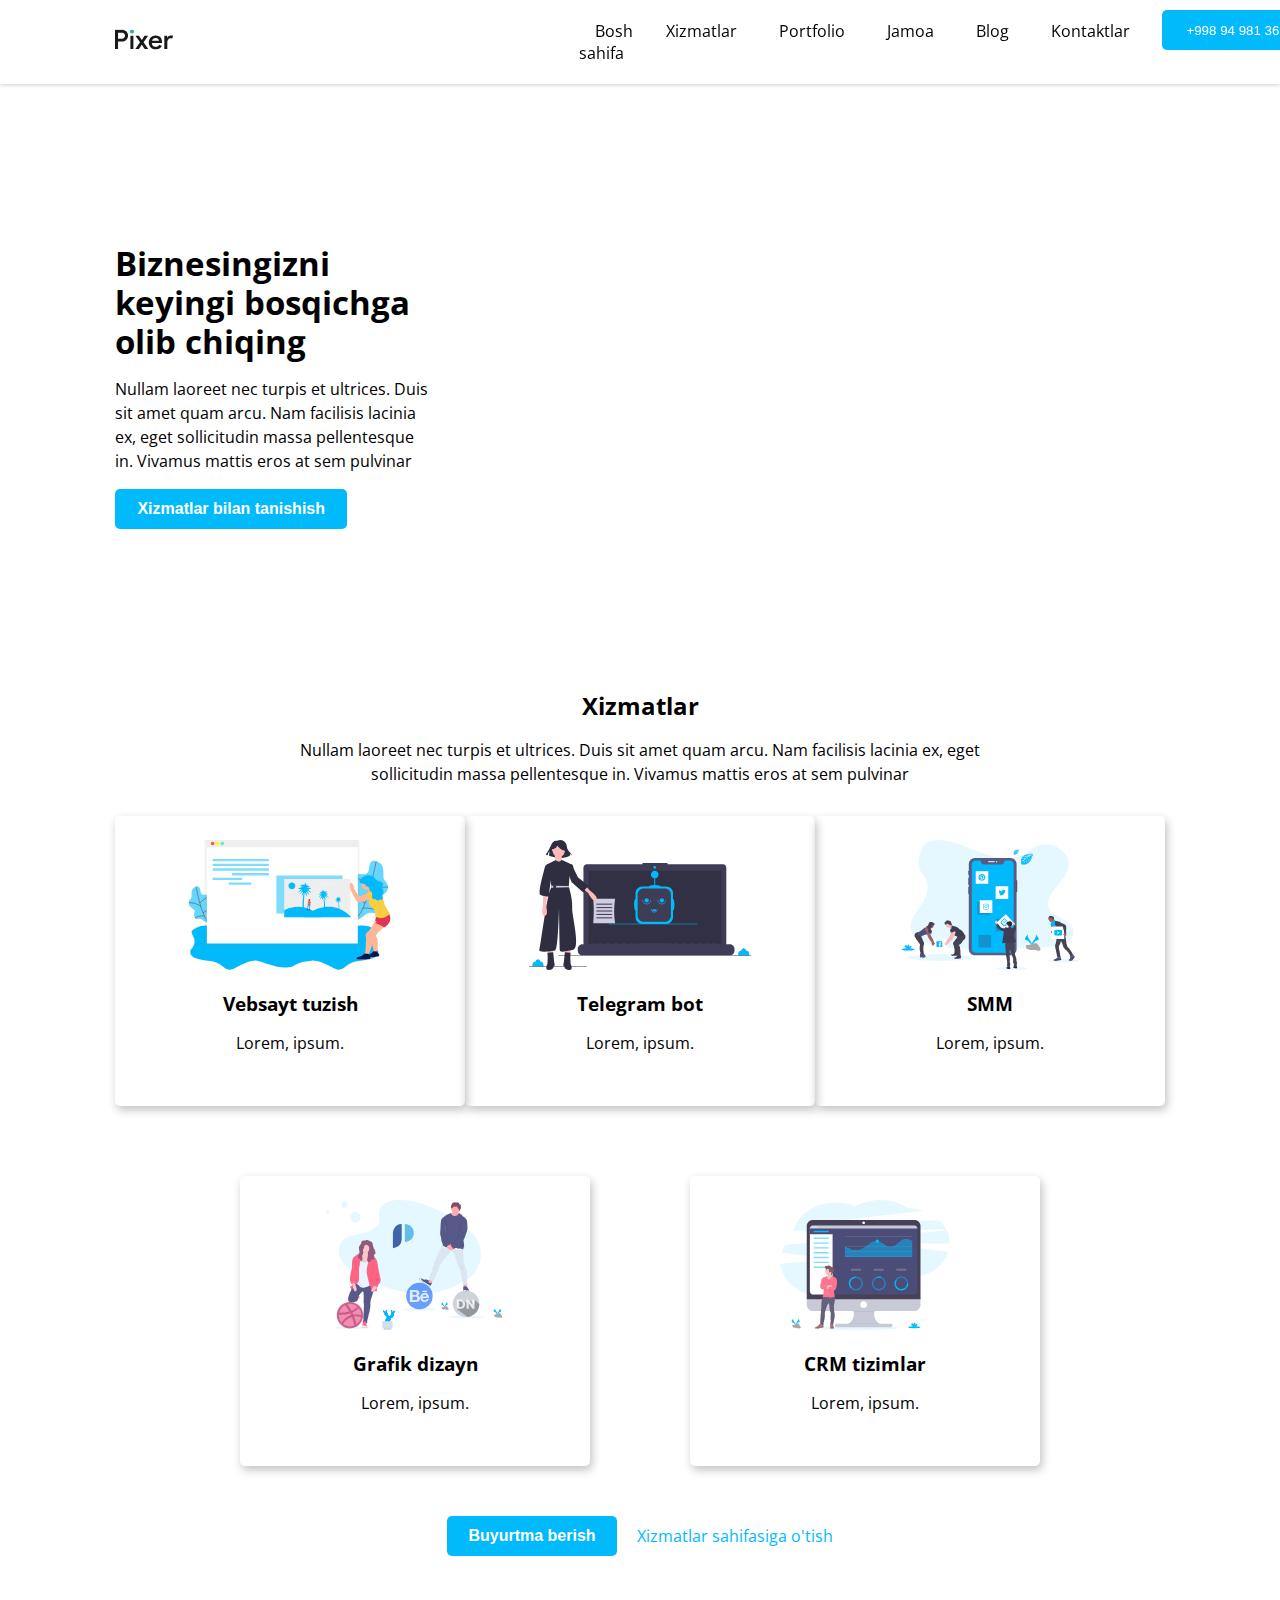
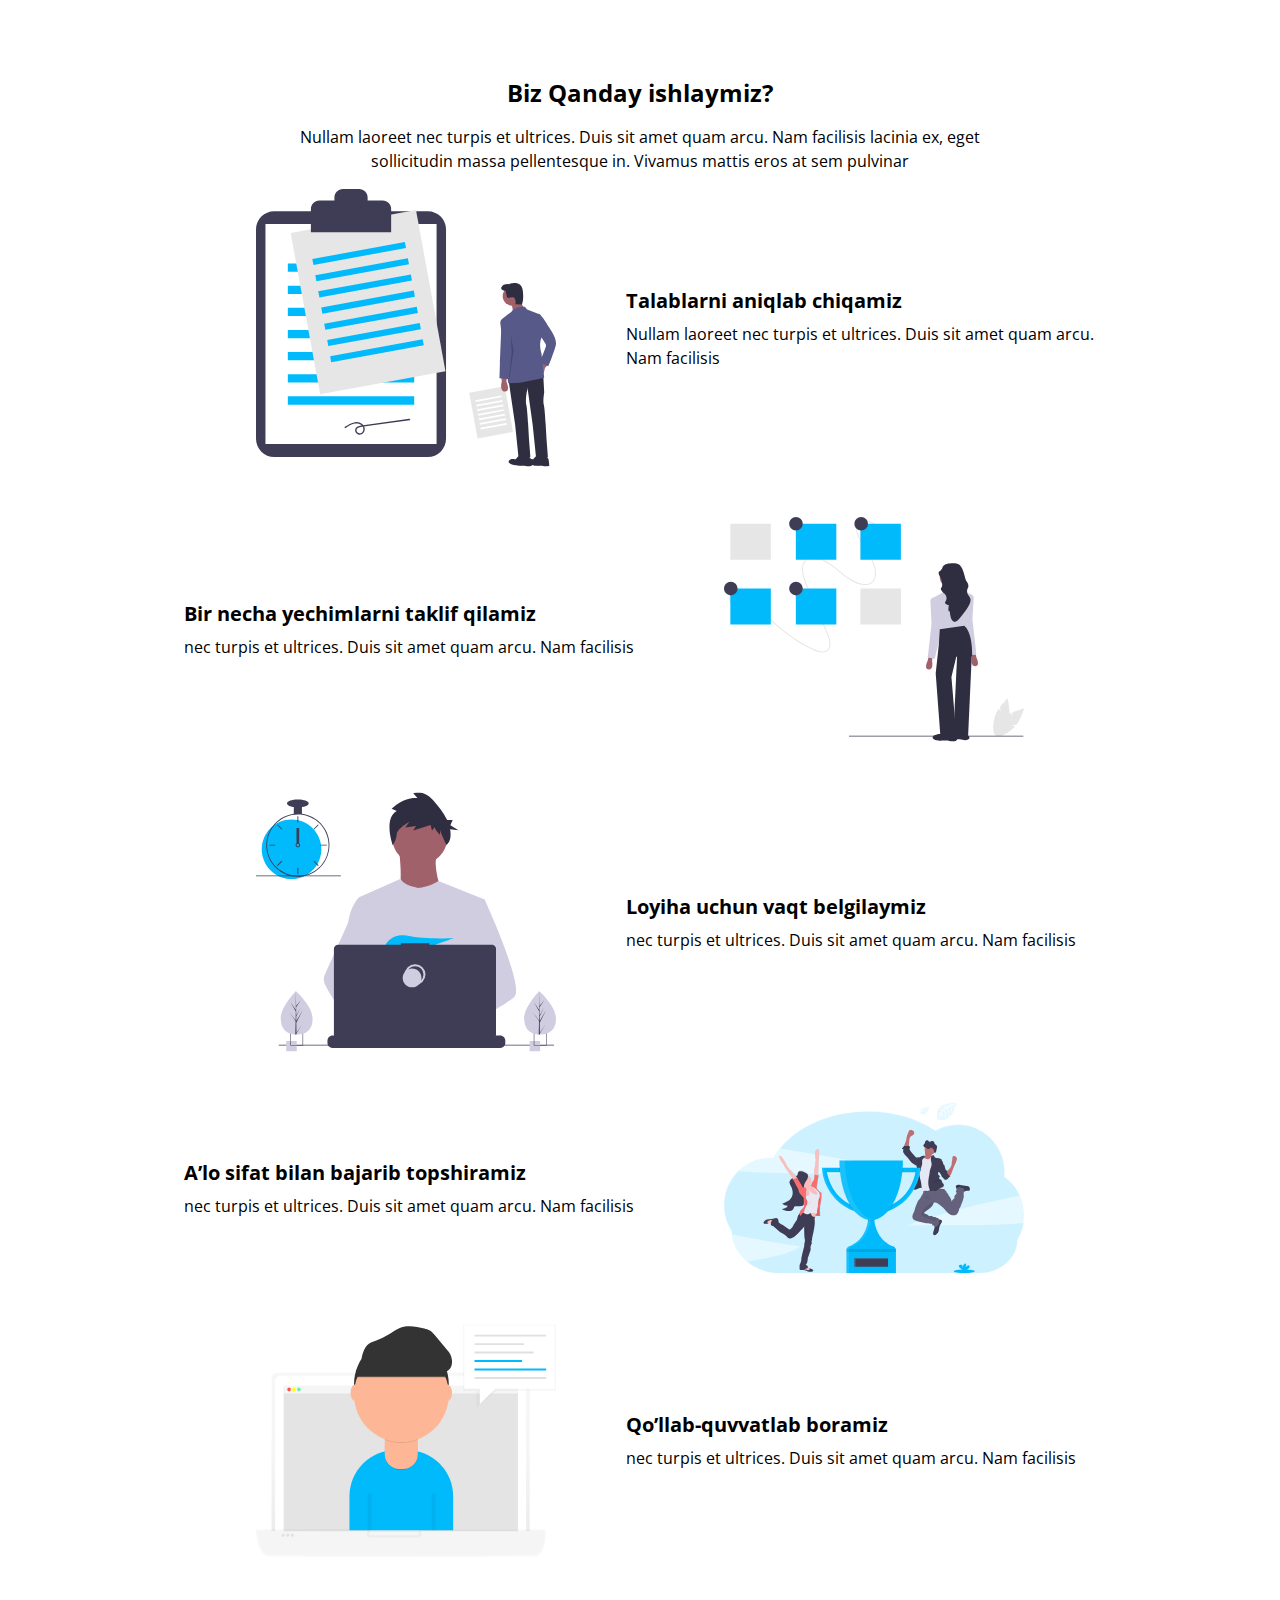
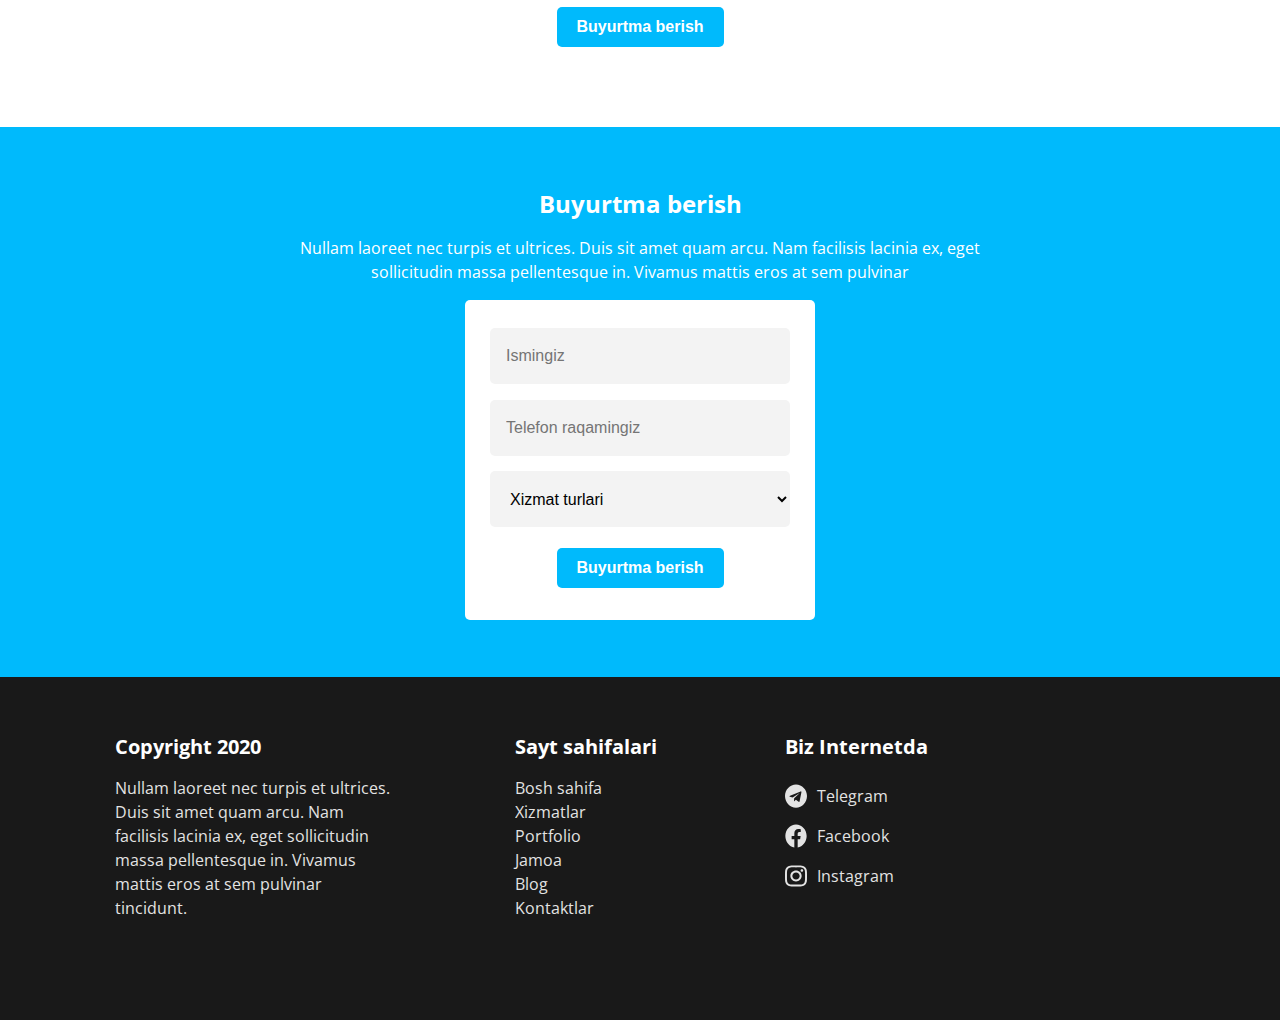
<file: index.html>
<!DOCTYPE html>
<html lang="uz">
  <head>
    <meta charset="UTF-8" />
    <meta http-equiv="X-UA-Compatible" content="IE=edge" />
    <meta name="viewport" content="width=device-width, initial-scale=1.0" />
    <link rel="preconnect" href="https://fonts.googleapis.com" />
    <link rel="preconnect" href="https://fonts.gstatic.com" crossorigin />
    <link
      href="https://fonts.googleapis.com/css2?family=Open+Sans:wght@300;400500;600;700&display=swap"
      rel="stylesheet"
    />
    <link rel="stylesheet" href="style.min.css" />
    <title>Pixar</title>
  </head>
  <body>
    <div class="navbar">
      <div class="container flex navigation">
        <img src="images/Umumiy/LOGO.svg" alt="logo" />
        <div class="flex navigation-text">
          <ul class="flex">
            <li><a href="#">Bosh sahifa</a></li>
            <li><a href="./pages/xizmatlar.html">Xizmatlar</a></li>
            <li><a href="#">Portfolio</a></li>
            <li><a href="#">Jamoa</a></li>
            <li><a href="#">Blog</a></li>
            <li><a href="#">Kontaktlar</a></li>
          </ul>
          <a href="tel:+998949813606"
            ><button class="button">+998 94 981 36 06</button></a
          >
        </div>
      </div>
    </div>

    <header class="flex container">
      <div class="section-1-text portion">
        <h1>Biznesingizni keyingi bosqichga olib chiqing</h1>
        <p>
          Nullam laoreet nec turpis et ultrices. Duis sit amet quam arcu. Nam
          facilisis lacinia ex, eget sollicitudin massa pellentesque in. Vivamus
          mattis eros at sem pulvinar
        </p>
        <a href="/pages/xizmatlar.html"
          ><button class="button">Xizmatlar bilan tanishish</button></a
        >
      </div>

      <div class="video portion">
        <iframe
          width="560"
          height="315"
          src="https://www.youtube.com/embed/QTmzUEDyG0U"
          title="YouTube video player"
          frameborder="0"
          allow="accelerometer; autoplay; clipboard-write; encrypted-media; gyroscope; picture-in-picture"
          allowfullscreen
        ></iframe>
      </div>
    </header>

    <div class="section-2 container">
      <div class="section-2-text">
        <h2>Xizmatlar</h2>
        <p>
          Nullam laoreet nec turpis et ultrices. Duis sit amet quam arcu. Nam
          facilisis lacinia ex, eget sollicitudin massa pellentesque in. Vivamus
          mattis eros at sem pulvinar
        </p>
      </div>
      <div class="boxes">
        <div class="box-1">
          <a href="./pages/xizmatlar.html#sayt"
            ><div class="box">
              <img src="images/Xizmatlar/1.svg" alt="" />
              <h3>Vebsayt tuzish</h3>
              <p>Lorem, ipsum.</p>
            </div></a
          >
          <a href="./pages/xizmatlar.html#bot"
            ><div class="box">
              <img src="images/Xizmatlar/2.svg" alt="" />
              <h3>Telegram bot</h3>
              <p>Lorem, ipsum.</p>
            </div></a
          >
          <a href="./pages/xizmatlar.html#smm"
            ><div class="box">
              <img src="images/Xizmatlar/3.svg" alt="" />
              <h3>SMM</h3>
              <p>Lorem, ipsum.</p>
            </div></a
          >
        </div>
        <div class="box-2">
          <a href="./pages/xizmatlar.html#grafika"
            ><div class="box">
              <img src="images/Xizmatlar/4.svg" alt="" />
              <h3>Grafik dizayn</h3>
              <p>Lorem, ipsum.</p>
            </div></a
          >
          <a href="./pages/xizmatlar.html#crm"
            ><div class="box">
              <img src="images/Xizmatlar/5.svg" alt="" />
              <h3>CRM tizimlar</h3>
              <p>Lorem, ipsum.</p>
            </div></a
          >
        </div>
      </div>
      <div class="buyurtma">
        <a href="#buyurtma-berish"
          ><button class="button">Buyurtma berish</button></a
        >
        <a href="./pages/xizmatlar.html">Xizmatlar sahifasiga o'tish</a>
      </div>
    </div>

    <div class="section-3 container-2">
      <div class="section-3-text">
        <h2>Biz Qanday ishlaymiz?</h2>
        <p>
          Nullam laoreet nec turpis et ultrices. Duis sit amet quam arcu. Nam
          facilisis lacinia ex, eget sollicitudin massa pellentesque in. Vivamus
          mattis eros at sem pulvinar
        </p>
      </div>
      <div class="steps">
        <div class="step flex">
          <img src="images/Qanday-ishlaymiz/1.svg" alt="" />
          <div class="step-text">
            <h3>Talablarni aniqlab chiqamiz</h3>
            <p>
              Nullam laoreet nec turpis et ultrices. Duis sit amet quam arcu.
              Nam facilisis
            </p>
          </div>
        </div>
        <div class="step flex">
          <img src="images/Qanday-ishlaymiz/2.svg" alt="" />
          <div class="step-text">
            <h3>Bir necha yechimlarni taklif qilamiz</h3>
            <p>
              nec turpis et ultrices. Duis sit amet quam arcu. Nam facilisis
            </p>
          </div>
        </div>
        <div class="step flex">
          <img src="images/Qanday-ishlaymiz/3.svg" alt="" />
          <div class="step-text">
            <h3>Loyiha uchun vaqt belgilaymiz</h3>
            <p>
              nec turpis et ultrices. Duis sit amet quam arcu. Nam facilisis
            </p>
          </div>
        </div>
        <div class="step flex">
          <img src="images/Qanday-ishlaymiz/4.svg" alt="" />
          <div class="step-text">
            <h3>A’lo sifat bilan bajarib topshiramiz</h3>
            <p>
              nec turpis et ultrices. Duis sit amet quam arcu. Nam facilisis
            </p>
          </div>
        </div>
        <div class="step flex">
          <img src="images/Qanday-ishlaymiz/5.svg" alt="" />
          <div class="step-text">
            <h3>Qo’llab-quvvatlab boramiz</h3>
            <p>
              nec turpis et ultrices. Duis sit amet quam arcu. Nam facilisis
            </p>
          </div>
        </div>
      </div>
      <div class="btn">
        <a href="#buyurtma-berish"
          ><button class="button">Buyurtma berish</button></a
        >
      </div>
    </div>

    <div class="section-4" id="buyurtma-berish">
      <div class="container">
        <div class="section-4-text">
          <h2>Buyurtma berish</h2>
          <p>
            Nullam laoreet nec turpis et ultrices. Duis sit amet quam arcu. Nam
            facilisis lacinia ex, eget sollicitudin massa pellentesque in.
            Vivamus mattis eros at sem pulvinar
          </p>
        </div>
        <form action="/order">
          <div class="inputs">
            <input type="text" name="ism" required placeholder="Ismingiz" />
            <input
              type="number"
              name="tel"
              required
              placeholder="Telefon raqamingiz"
            />
            <select name="service" required id="serivce">
              <option value="" disabled selected>Xizmat turlari</option>
              <option value="web">Vebsayt tuzish</option>
              <option value="tg-bot">Telegram bot</option>
              <option value="smm">SMM</option>
              <option value="grafik">Grafik dizayn</option>
              <option value="crm">CRM tizimlar</option>
            </select>
            <button class="button">Buyurtma berish</button>
          </div>
        </form>
      </div>
    </div>

    <footer>
      <div class="footer-text container flex">
        <div class="copyright">
          <h3>Copyright 2020</h3>
          <p>
            Nullam laoreet nec turpis et ultrices. Duis sit amet quam arcu. Nam
            facilisis lacinia ex, eget sollicitudin massa pellentesque in.
            Vivamus mattis eros at sem pulvinar tincidunt.
          </p>
        </div>
        <div class="pages">
          <h3>Sayt sahifalari</h3>
          <ul>
            <li><a href="#">Bosh sahifa</a></li>
            <li><a href="/pages/xizmatlar.html">Xizmatlar</a></li>
            <li><a href="#">Portfolio</a></li>
            <li><a href="#">Jamoa</a></li>
            <li><a href="#">Blog</a></li>
            <li><a href="#">Kontaktlar</a></li>
          </ul>
        </div>
        <div class="internet">
          <h3>Biz Internetda</h3>
          <ul>
            <li>
              <a target="_blank" href="https://t.me/TheCopy_Ninja"
                ><img
                  src="images/Icons/telegram.svg"
                  alt="telegram"
                />Telegram</a
              >
            </li>
            <li>
              <a target="_blank" href="https://www.facebook.com"
                ><img
                  src="images/Icons/facebook.svg"
                  alt="facebook"
                />Facebook</a
              >
            </li>
            <li>
              <a
                target="_blank"
                href="https://www.instagram.com/abdulloh_mamanazirov/"
                ><img
                  src="images/Icons/instagram.svg"
                  alt="instagram"
                />Instagram</a
              >
            </li>
          </ul>
        </div>
      </div>
    </footer>
  </body>
</html>
</file>
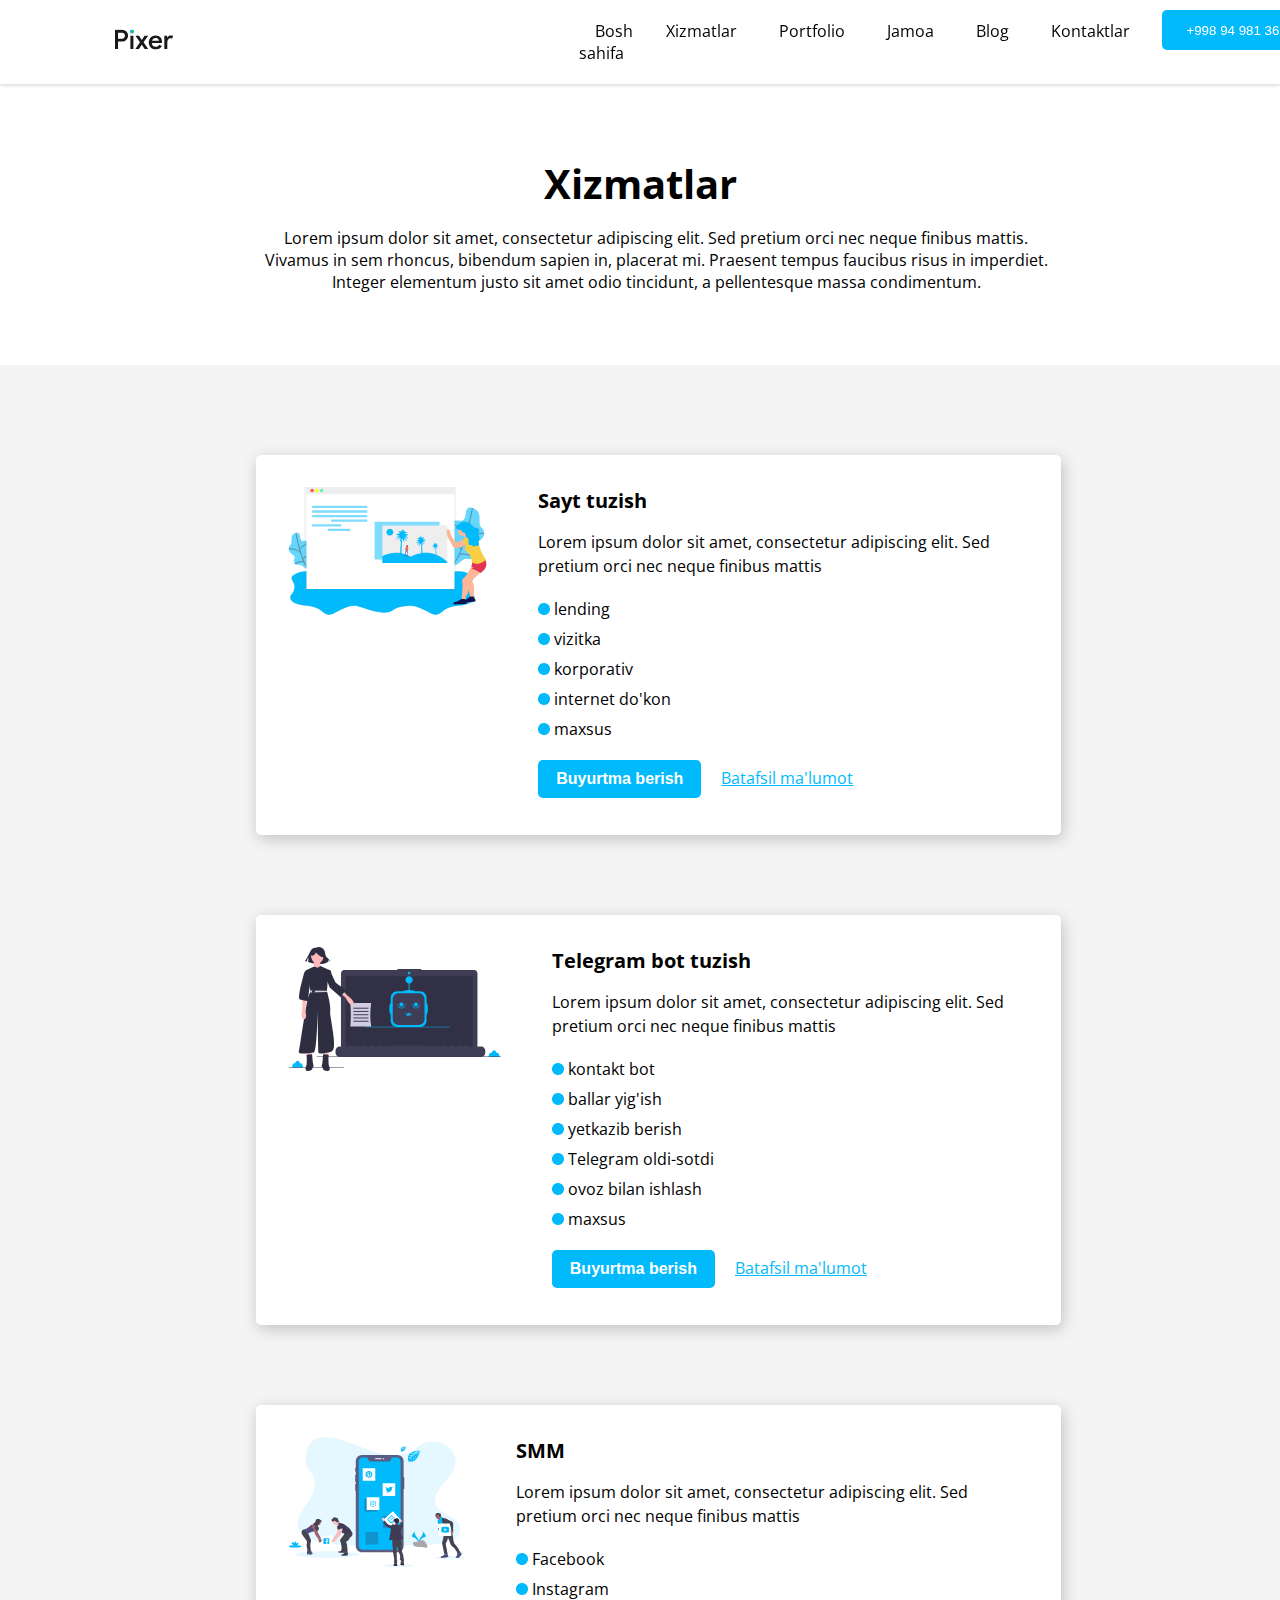
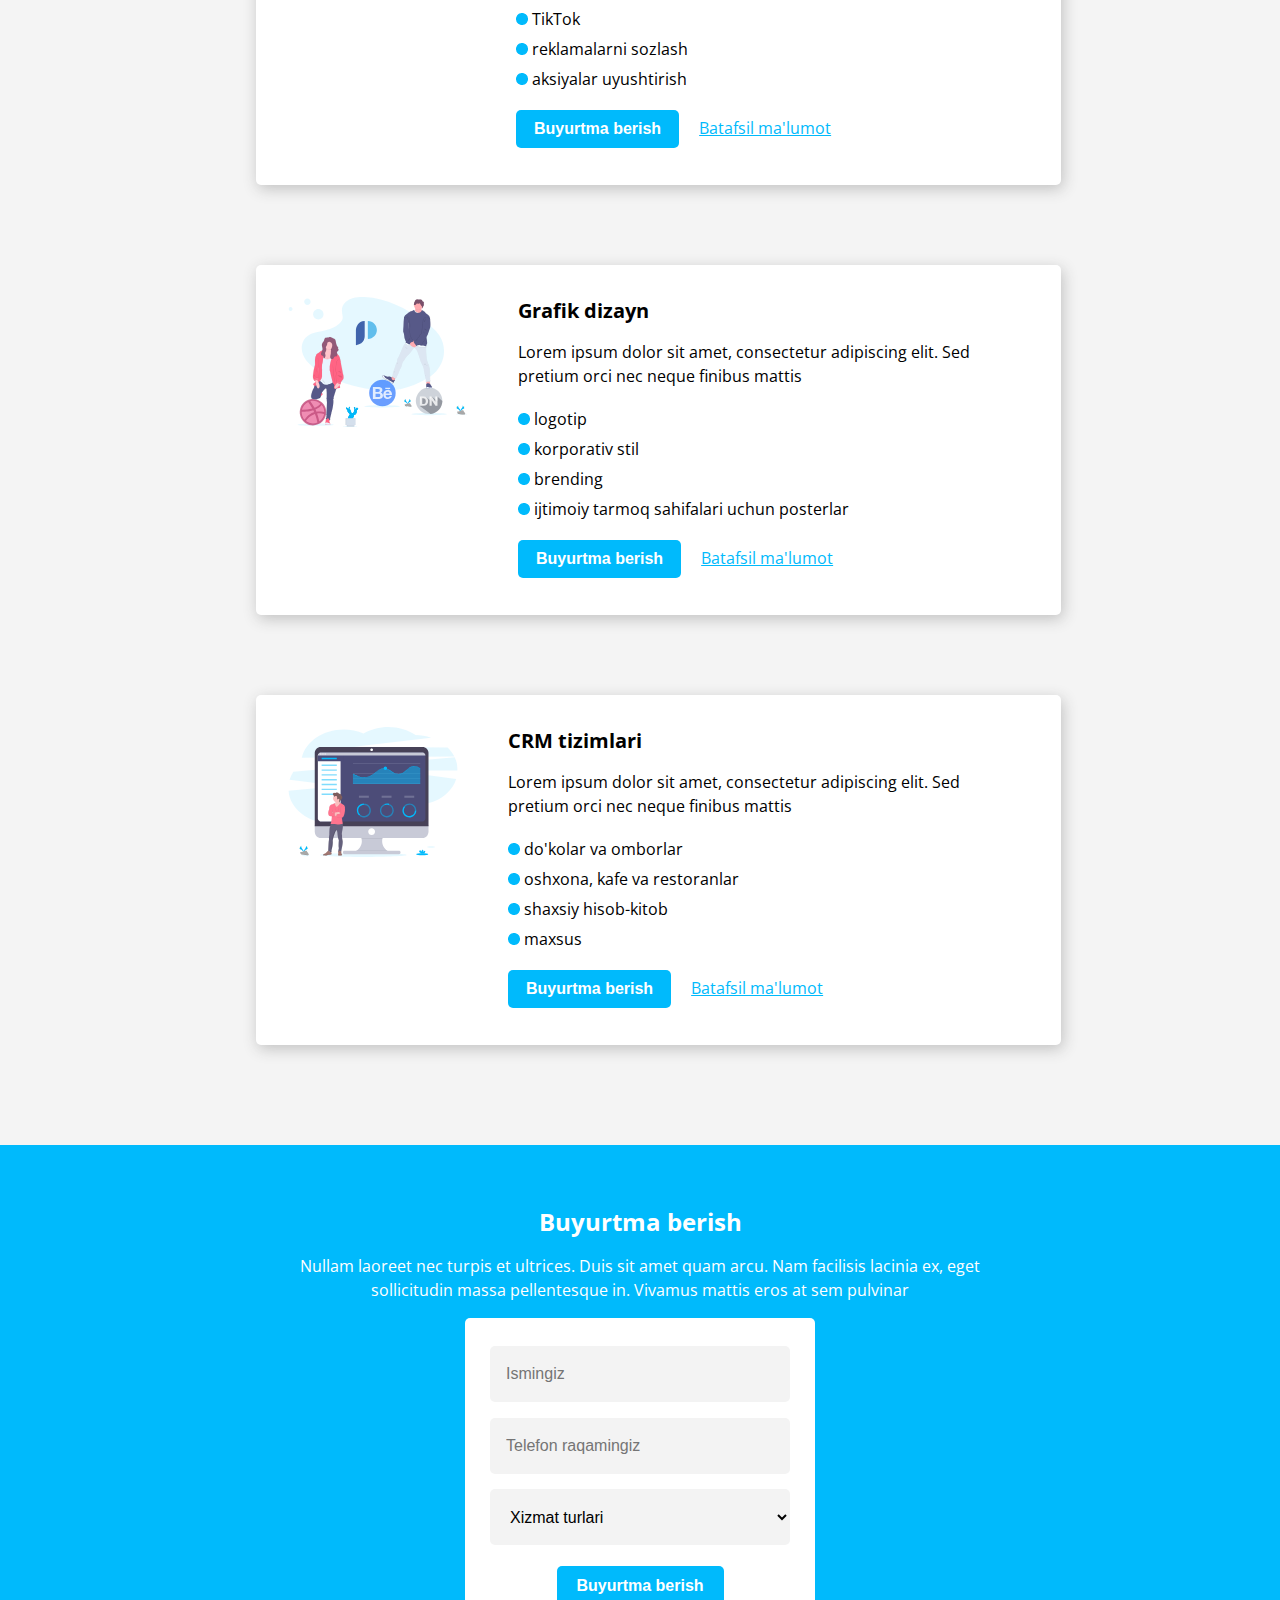
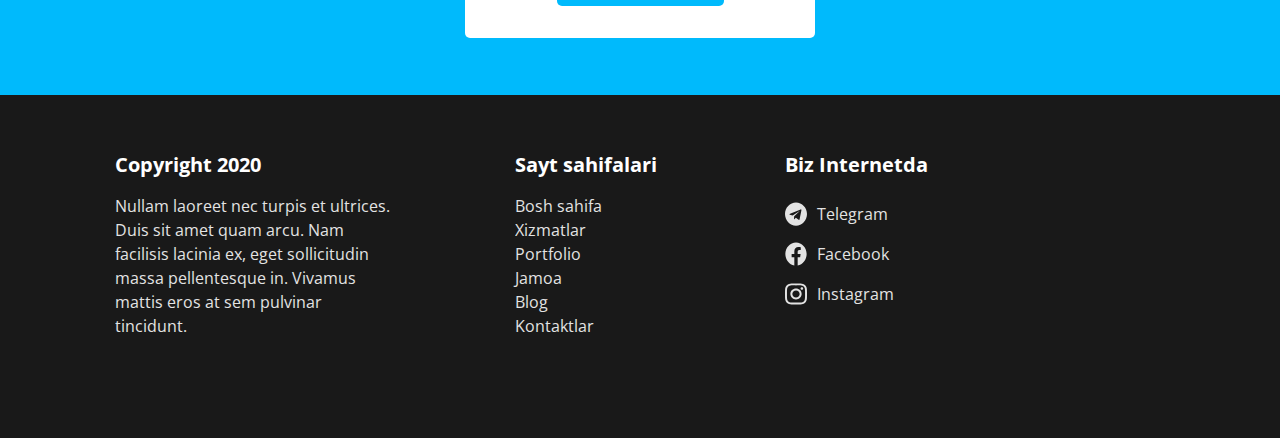
<file: pages/xizmatlar.html>
<!DOCTYPE html>
<html lang="uz">
  <head>
    <meta charset="UTF-8" />
    <meta http-equiv="X-UA-Compatible" content="IE=edge" />
    <meta name="viewport" content="width=device-width, initial-scale=1.0" />
    <link
      href="https://fonts.googleapis.com/css2?family=Open+Sans:wght@300;400500;600;700&display=swap"
      rel="stylesheet"
    />
    <link rel="stylesheet" href="xizmatlar.min.css" />
    <title>Xizmatlar</title>
  </head>
  <body>
    <nav class="navbar">
      <div class="container flex navigation">
        <img src="../images/Umumiy/LOGO.svg" alt="logo" />
        <div class="flex navigation-text">
          <ul class="flex">
            <li><a href="../index.html">Bosh sahifa</a></li>
            <li><a href="#">Xizmatlar</a></li>
            <li><a href="#">Portfolio</a></li>
            <li><a href="#">Jamoa</a></li>
            <li><a href="#">Blog</a></li>
            <li><a href="#">Kontaktlar</a></li>
          </ul>
          <a href="tel:+998949813606"
            ><button class="button">+998 94 981 36 06</button></a
          >
        </div>
      </div>
    </nav>

    <header>
      <div class="container-2">
        <h1>Xizmatlar</h1>
        <p>
          Lorem ipsum dolor sit amet, consectetur adipiscing elit. Sed pretium
          orci nec neque finibus mattis. Vivamus in sem rhoncus, bibendum sapien
          in, placerat mi. Praesent tempus faucibus risus in imperdiet. Integer
          elementum justo sit amet odio tincidunt, a pellentesque massa
          condimentum.
        </p>
      </div>
    </header>

    <section class="section-2">
      <div class="boxes container-2">
        <div class="box one" id="sayt">
          <div class="box-img">
            <img src="../images/Xizmatlar/1.svg" alt="service" />
          </div>
          <div class="box-text">
            <h3>Sayt tuzish</h3>
            <p>
              Lorem ipsum dolor sit amet, consectetur adipiscing elit. Sed
              pretium orci nec neque finibus mattis
            </p>
            <ul>
              <li><img src="../images/Icons/disc.png" alt="" /> lending</li>
              <li><img src="../images/Icons/disc.png" alt="" /> vizitka</li>
              <li><img src="../images/Icons/disc.png" alt="" /> korporativ</li>
              <li>
                <img src="../images/Icons/disc.png" alt="" /> internet do'kon
              </li>
              <li><img src="../images/Icons/disc.png" alt="" /> maxsus</li>
            </ul>
            <button class="button">
              <a href="#buyurtma-berish">Buyurtma berish</a>
            </button>
            <a href="#">Batafsil ma'lumot</a>
          </div>
        </div>
        <div class="box two" id="bot">
          <div class="box-img">
            <img src="../images/Xizmatlar/2.svg" alt="service" />
          </div>
          <div class="box-text">
            <h3>Telegram bot tuzish</h3>
            <p>
              Lorem ipsum dolor sit amet, consectetur adipiscing elit. Sed
              pretium orci nec neque finibus mattis
            </p>
            <ul>
              <li><img src="../images/Icons/disc.png" alt="" /> kontakt bot</li>
              <li>
                <img src="../images/Icons/disc.png" alt="" /> ballar yig'ish
              </li>
              <li>
                <img src="../images/Icons/disc.png" alt="" /> yetkazib berish
              </li>
              <li>
                <img src="../images/Icons/disc.png" alt="" /> Telegram
                oldi-sotdi
              </li>
              <li>
                <img src="../images/Icons/disc.png" alt="" /> ovoz bilan ishlash
              </li>
              <li><img src="../images/Icons/disc.png" alt="" /> maxsus</li>
            </ul>
            <button class="button">
              <a href="#buyurtma-berish">Buyurtma berish</a>
            </button>
            <a href="#">Batafsil ma'lumot</a>
          </div>
        </div>
        <div class="box three" id="smm">
          <div class="box-img">
            <img src="../images/Xizmatlar/3.svg" alt="service" />
          </div>
          <div class="box-text">
            <h3>SMM</h3>
            <p>
              Lorem ipsum dolor sit amet, consectetur adipiscing elit. Sed
              pretium orci nec neque finibus mattis
            </p>
            <ul>
              <li><img src="../images/Icons/disc.png" alt="" /> Facebook</li>
              <li><img src="../images/Icons/disc.png" alt="" /> Instagram</li>
              <li><img src="../images/Icons/disc.png" alt="" /> TikTok</li>
              <li>
                <img src="../images/Icons/disc.png" alt="" /> reklamalarni
                sozlash
              </li>
              <li>
                <img src="../images/Icons/disc.png" alt="" /> aksiyalar
                uyushtirish
              </li>
            </ul>
            <button class="button">
              <a href="#buyurtma-berish">Buyurtma berish</a>
            </button>
            <a href="#">Batafsil ma'lumot</a>
          </div>
        </div>
        <div class="box four" id="grafik">
          <div class="box-img">
            <img src="../images/Xizmatlar/4.svg" alt="service" />
          </div>
          <div class="box-text">
            <h3>Grafik dizayn</h3>
            <p>
              Lorem ipsum dolor sit amet, consectetur adipiscing elit. Sed
              pretium orci nec neque finibus mattis
            </p>
            <ul>
              <li><img src="../images/Icons/disc.png" alt="" /> logotip</li>
              <li>
                <img src="../images/Icons/disc.png" alt="" /> korporativ stil
              </li>
              <li><img src="../images/Icons/disc.png" alt="" /> brending</li>
              <li>
                <img src="../images/Icons/disc.png" alt="" /> ijtimoiy tarmoq
                sahifalari uchun posterlar
              </li>
            </ul>
            <button class="button">
              <a href="#buyurtma-berish">Buyurtma berish</a>
            </button>
            <a href="#">Batafsil ma'lumot</a>
          </div>
        </div>
        <div class="box five" id="crm">
          <div class="box-img">
            <img src="../images/Xizmatlar/5.svg" alt="service" />
          </div>
          <div class="box-text">
            <h3>CRM tizimlari</h3>
            <p>
              Lorem ipsum dolor sit amet, consectetur adipiscing elit. Sed
              pretium orci nec neque finibus mattis
            </p>
            <ul>
              <li>
                <img src="../images/Icons/disc.png" alt="" /> do'kolar va
                omborlar
              </li>
              <li>
                <img src="../images/Icons/disc.png" alt="" /> oshxona, kafe va
                restoranlar
              </li>
              <li>
                <img src="../images/Icons/disc.png" alt="" /> shaxsiy
                hisob-kitob
              </li>
              <li><img src="../images/Icons/disc.png" alt="" /> maxsus</li>
            </ul>
            <button class="button">
              <a href="#buyurtma-berish">Buyurtma berish</a>
            </button>
            <a href="#">Batafsil ma'lumot</a>
          </div>
        </div>
      </div>
    </section>

    <div class="section-4" id="buyurtma-berish">
      <div class="container">
        <div class="section-4-text">
          <h2>Buyurtma berish</h2>
          <p>
            Nullam laoreet nec turpis et ultrices. Duis sit amet quam arcu. Nam
            facilisis lacinia ex, eget sollicitudin massa pellentesque in.
            Vivamus mattis eros at sem pulvinar
          </p>
        </div>
        <form action="/order">
          <div class="inputs">
            <input type="text" name="ism" required placeholder="Ismingiz" />
            <input
              type="number"
              name="tel"
              required
              placeholder="Telefon raqamingiz"
            />
            <select name="service" required id="serivce">
              <option value="" disabled selected>Xizmat turlari</option>
              <option value="web">Vebsayt tuzish</option>
              <option value="tg-bot">Telegram bot</option>
              <option value="smm">SMMM</option>
              <option value="grafik">Grafik dizayn</option>
              <option value="crm">CRM tizimlar</option>
            </select>
            <button class="button">Buyurtma berish</button>
          </div>
        </form>
      </div>
    </div>

    <footer>
      <div class="footer-text container flex">
        <div class="copyright">
          <h3>Copyright 2020</h3>
          <p>
            Nullam laoreet nec turpis et ultrices. Duis sit amet quam arcu. Nam
            facilisis lacinia ex, eget sollicitudin massa pellentesque in.
            Vivamus mattis eros at sem pulvinar tincidunt.
          </p>
        </div>
        <div class="pages">
          <h3>Sayt sahifalari</h3>
          <ul>
            <li><a href="#">Bosh sahifa</a></li>
            <li><a href="/pages/xizmatlar.html">Xizmatlar</a></li>
            <li><a href="#">Portfolio</a></li>
            <li><a href="#">Jamoa</a></li>
            <li><a href="#">Blog</a></li>
            <li><a href="#">Kontaktlar</a></li>
          </ul>
        </div>
        <div class="internet">
          <h3>Biz Internetda</h3>
          <ul>
            <li>
              <a target="_blank" href="https://t.me/TheCopy_Ninja"
                ><img
                  src="../images/Icons/telegram.svg"
                  alt="telegram"
                />Telegram</a
              >
            </li>
            <li>
              <a target="_blank" href="https://www.facebook.com"
                ><img
                  src="../images/Icons/facebook.svg"
                  alt="facebook"
                />Facebook</a
              >
            </li>
            <li>
              <a
                target="_blank"
                href="https://www.instagram.com/abdulloh_mamanazirov/"
                ><img
                  src="../images/Icons/instagram.svg"
                  alt="instagram"
                />Instagram</a
              >
            </li>
          </ul>
        </div>
      </div>
    </footer>
  </body>
</html>
</file>
<file: style.min.css>
:root {--primary: #00bafc;--active-button: rgba(0, 186, 252, 0.6);}* {margin: 0;padding: 0;-webkit-box-sizing: border-box;box-sizing: border-box;scroll-behavior: smooth;}ul {list-style: none;}a {text-decoration: none;color: inherit;}img {max-width: 100%;max-height: 100%;}body {font-family: "Open Sans", sans-serif;}.flex {display: -webkit-box;display: -ms-flexbox;display: flex;}.container {width: 82%;margin: 0 auto;}.container-2 {width: 60%;margin: 0 auto;}.button {color: #fff;background-color: var(--primary);border-color: transparent;border-radius: 5px;padding-top: 8px;padding-right: 16px;padding-bottom: 8px;padding-left: 16px;}.portion {-webkit-box-flex: 1;-ms-flex: 1;flex: 1;}.half {width: 50%;}.athird {width: 33%;}.twoofthird {width: 66%;}.navbar {background-color: #fff;position: sticky;top: 0;z-index: 9999;-webkit-box-shadow: 0 0 5px rgb(190, 190, 190);box-shadow: 0 0 5px rgb(190, 190, 190);}.navigation img {margin: 10px 395px 15px 0;}.navigation ul li {margin-left: 10px;padding-bottom: 20px;padding-top: 20px;}.navigation ul li a {padding: 16px;-webkit-transition: all.2s;-o-transition: all.2s;transition: all.2s;}.navigation ul li a:hover {border-bottom: 3px solid #000;}.navigation ul li a:active {color: #fff;background-color: rgba(25, 25, 25, 0.7);border-bottom: 3px solid rgba(25, 25, 25, 0.058);}.navigation ul li:last-child {margin-right: 16px;}.navigation button {margin-top: 10px;width: 160px;height: 40px;-webkit-transition: all 0.3s;-o-transition: all 0.3s;transition: all 0.3s;}.navigation button:hover {font-weight: 500;color: var(--primary);background-color: transparent;border: 3px solid var(--primary);}.navigation button:active {color: #fff;border-color: transparent;background-color: var(--active-button);}header {gap: 170px;-webkit-box-align: center;-ms-flex-align: center;align-items: center;}.section-1-text {margin: 160px 0;}.section-1-text {width: 470px;}.section-1-text h1 {font-weight: 700;font-size: 33px;line-height: 39px;}.section-1-text p {margin: 16px 0;font-weight: 400;font-size: 16px;line-height: 24px;}.section-1-text button {width: 232px;height: 40px;font-size: 16px;font-weight: 700;-webkit-transition: all 0.3s;-o-transition: all 0.3s;transition: all 0.3s;}.section-1-text button:hover {color: var(--primary);background-color: transparent;border: 3px solid var(--primary);}.section-1-text button:active {color: #fff;border-color: transparent;background-color: var(--active-button);}.section-2 .section-2-text h2 {font-size: 24px;font-weight: 700;text-align: center;}.section-2 .section-2-text p {width: 720px;margin: 16px auto 30px;text-align: center;font-size: 16px;line-height: 24px;}.boxes .box {width: 350px;height: 290px;text-align: center;padding: 24px;border-radius: 5px;-webkit-box-shadow: 2px 4px 10px rgb(193, 193, 193);box-shadow: 2px 4px 10px rgb(193, 193, 193);-webkit-transition: all 0.3s;-o-transition: all 0.3s;transition: all 0.3s;}.boxes .box:hover {-webkit-box-shadow: 4px 4px 15px rgb(193, 193, 193), -4px 4px 15px rgb(193, 193, 193);box-shadow: 4px 4px 15px rgb(193, 193, 193), -4px 4px 15px rgb(193, 193, 193);}.boxes .box:active {-webkit-box-shadow: 2px 5px 5px rgb(193, 193, 193), -2px 5px 5px rgb(193, 193, 193);box-shadow: 2px 5px 5px rgb(193, 193, 193), -2px 5px 5px rgb(193, 193, 193);}.boxes .box h3 {font-style: 20px;font-weight: 700;margin: 16px 0;}.boxes .box p {margin-bottom: 24px;}.boxes .box-1 {-webkit-box-pack: justify;-ms-flex-pack: justify;justify-content: space-between;display: -webkit-box;display: -ms-flexbox;display: flex;}.boxes .box-2 {display: -webkit-box;display: -ms-flexbox;display: flex;-webkit-box-pack: center;-ms-flex-pack: center;justify-content: center;gap: 100px;margin-top: 70px;}.section-2 .buyurtma {display: -webkit-box;display: -ms-flexbox;display: flex;-webkit-box-align: center;-ms-flex-align: center;align-items: center;-webkit-box-pack: center;-ms-flex-pack: center;justify-content: center;gap: 20px;margin-top: 50px;}.section-2 .buyurtma button {width: 170px;height: 40px;-webkit-transition: all 0.3s;-o-transition: all 0.3s;transition: all 0.3s;font-size: 16px;font-weight: 700;}.section-2 .buyurtma button:hover {color: var(--primary);background-color: transparent;border: 3px solid var(--primary);}.section-2 .buyurtma button:active {color: #fff;border-color: transparent;background-color: var(--active-button);}.section-2 .buyurtma a {color: rgba(0, 186, 252, 1);font-weight: 400;font-size: 16px;-webkit-transition: all.3s;-o-transition: all.3s;transition: all.3s;}.section-2 .buyurtma a:hover {text-decoration: underline;text-decoration-thickness: 1px;-webkit-transform: scale(1.01);-ms-transform: scale(1.01);transform: scale(1.01);}.section-2 .buyurtma a:active {opacity: 80%;}.section-3-text {width: 720px;margin: 120px auto 0;}.section-3-text h2 {font-weight: 700;font-size: 24px;text-align: center;}.section-3-text p {margin: 16px 0;font-weight: 400;font-size: 16px;line-height: 24px;text-align: center;}.steps .step {margin-bottom: 50px;-webkit-box-align: center;-ms-flex-align: center;align-items: center;gap: 70px;}.steps .step h3 {font-size: 20px;font-weight: 700;margin-bottom: 8px;}.steps .step p {width: 470px;font-size: 16px;font-weight: 400;line-height: 24px;}.steps .step:nth-child(even) {-webkit-box-orient: horizontal;-webkit-box-direction: reverse;-ms-flex-direction: row-reverse;flex-direction: row-reverse;}.section-3 button {width: 167px;height: 40px;font-weight: 700;font-size: 16px;margin-bottom: 80px;-webkit-transition: all.3s;-o-transition: all.3s;transition: all.3s;}.section-3 .btn {width: 167px;margin: 0 auto;}.section-3 button:hover {color: var(--primary);background-color: transparent;border: 3px solid var(--primary);}.section-3 button:active {color: #fff;border-color: transparent;background-color: var(--active-button);}.section-4 {color: #fff;background-color: var(--primary);height: 550px;}.section-4-text {width: 720px;margin: 0 auto;}.section-4-text h2 {padding-top: 60px;font-size: 24px;font-weight: 700;text-align: center;}.section-4-text p {padding: 16px 0;color: rgba(255, 255, 255, 1);text-align: center;font-size: 16px;font-weight: 400;line-height: 24px;}.inputs {display: -webkit-box;display: -ms-flexbox;display: flex;-ms-flex-wrap: wrap;flex-wrap: wrap;-webkit-box-pack: center;-ms-flex-pack: center;justify-content: center;-webkit-box-align: center;-ms-flex-align: center;align-items: center;background-color: #fff;border-radius: 5px;width: 350px;height: 320px;margin: 0 auto 70px;}.inputs input {font-size: 16px;border: transparent;width: 300px;height: 56px;padding: 16px;border-radius: 5px;background-color: rgba(243, 243, 243, 1);}[name="ism"] {margin-top: 20px;}.inputs select {font-size: 16px;border: transparent;width: 300px;height: 56px;padding: 16px;border-radius: 5px;background-color: rgba(243, 243, 243, 1);}.inputs button {width: 167px;height: 40px;font-size: 16px;font-weight: 700;margin: 5px auto 24px;transition: all.3s;}.inputs button:hover {color: var(--primary);background-color: transparent;border: 3px solid var(--primary);}.inputs button:active {color: #fff;border-color: transparent;background-color: var(--active-button);}footer {color: #fff;background-color: rgba(25, 25, 25, 1);}.copyright {width: 400px;}footer h3 {font-weight: 700;font-size: 20px;margin-top: 56px;margin-bottom: 16px;}.copyright p {font-weight: 400;opacity: 88%;font-size: 16px;line-height: 24px;margin: 0 120px 100px 0;}.pages {width: 150px;}.pages li {opacity: 88%;font-weight: 400;font-size: 16px;line-height: 24px;}.pages li:hover {opacity: 100%;text-decoration: underline;color: rgba(0, 186, 252, 1);}.pages li:active {text-decoration: underline;color: rgba(0, 186, 252, 1);opacity: 70%;}.internet {margin-left: 120px;}.internet li a {display: -webkit-box;display: -ms-flexbox;display: flex;-webkit-box-align: center;-ms-flex-align: center;align-items: center;}.internet li a img {margin-right: 10px;}.internet li {opacity: 88%;font-weight: 400;font-size: 16px;line-height: 40px;}.internet li:hover {opacity: 100%;text-decoration: underline;color: rgba(0, 186, 252, 1);}.internet li:active {text-decoration: underline;color: rgba(0, 186, 252, 1);opacity: 70%;}
</file>
<file: pages/xizmatlar.min.css>
:root {--primary: #00bafc;--active-button: rgba(0, 186, 252, 0.6);}* {margin: 0;padding: 0;-webkit-box-sizing: border-box;box-sizing: border-box;scroll-behavior: smooth;}ul {list-style: none;}a {text-decoration: none;color: inherit;}img {max-width: 100%;max-height: 100%;}body {font-family: "Open Sans", sans-serif;}.flex {display: -webkit-box;display: -ms-flexbox;display: flex;}.container {width: 82%;margin: 0 auto;}.container-2 {width: 60%;margin: 0 auto;}.button {color: #fff;background-color: var(--primary);border-color: transparent;border-radius: 5px;padding-top: 8px;padding-right: 16px;padding-bottom: 8px;padding-left: 16px;-webkit-transition: all.3s;-o-transition: all.3s;transition: all.3s;}.button:hover {font-weight: 700;color: var(--primary);background-color: transparent;border: 3px solid var(--primary);}.button:active {font-weight: 700;color: #fff;border-color: transparent;background-color: var(--active-button);}.portion {-webkit-box-flex: 1;-ms-flex: 1;flex: 1;}.half {width: 50%;}.athird {width: 33%;}.twoofthird {width: 66%;}.navbar {background-color: #fff;position: sticky;top: 0;z-index: 9999;-webkit-box-shadow: 0 0 5px rgb(190, 190, 190);box-shadow: 0 0 5px rgb(190, 190, 190);}.navigation img {margin: 10px 395px 15px 0;}.navigation ul li {margin-left: 10px;padding-bottom: 20px;padding-top: 20px;}.navigation ul li a {padding: 16px;-webkit-transition: all.2s;-o-transition: all.2s;transition: all.2s;}.navigation ul li a:hover {border-bottom: 3px solid #000;}.navigation ul li a:active {color: #fff;background-color: rgba(25, 25, 25, 0.7);border-bottom: 3px solid rgba(25, 25, 25, 0.058);}.navigation ul li:last-child {margin-right: 16px;}.navigation button {margin-top: 10px;width: 160px;height: 40px;-webkit-transition: all 0.3s;-o-transition: all 0.3s;transition: all 0.3s;}.navigation button:hover {font-weight: 500;color: var(--primary);background-color: transparent;border: 3px solid var(--primary);}.navigation button:active {color: #fff;border-color: transparent;background-color: var(--active-button);}header h1 {font-size: 40px;font-weight: 700;margin: 72px auto 16px;text-align: center;}header p {font-size: 16px;font-weight: 400;text-align: center;width: 800px;margin: 0 auto 72px;}.section-2 {padding-top: 10px;height: 2380px;background-color: rgba(244, 244, 244, 1);}.box {border-radius: 5px;padding: 32px;margin-top: 80px;gap: 50px;width: 805px;display: -webkit-box;display: -ms-flexbox;display: flex;background-color: #fff;-webkit-box-shadow: 2px 4px 15px rgb(193, 193, 193);box-shadow: 2px 4px 15px rgb(193, 193, 193);}.box-text {width: 500px;height: 315px;}.box-text h3 {font-size: 20px;font-weight: 700;}.box-text p {padding: 16px 0;font-weight: 400;font-size: 16px;line-height: 24px;}.box-text li {line-height: 30px;}.box button {font-weight: 700;font-size: 16px;margin-top: 16px;}.box button ~ a {color: var(--primary);margin-left: 16px;text-decoration: underline;font-weight: 400;font-size: 16px;}.one {height: 380px;}.two {height: 410px;}.three {height: 380px;}.four {height: 350px;}.five {height: 350px;}.section-4 {color: #fff;background-color: var(--primary);height: 550px;}.section-4-text {width: 720px;margin: 0 auto;}.section-4-text h2 {padding-top: 60px;font-size: 24px;font-weight: 700;text-align: center;}.section-4-text p {padding: 16px 0;color: rgba(255, 255, 255, 1);text-align: center;font-size: 16px;font-weight: 400;line-height: 24px;}.inputs {display: -webkit-box;display: -ms-flexbox;display: flex;-ms-flex-wrap: wrap;flex-wrap: wrap;-webkit-box-pack: center;-ms-flex-pack: center;justify-content: center;-webkit-box-align: center;-ms-flex-align: center;align-items: center;background-color: #fff;border-radius: 5px;width: 350px;height: 320px;margin: 0 auto 70px;}.inputs input {font-size: 16px;border: transparent;width: 300px;height: 56px;padding: 16px;border-radius: 5px;background-color: rgba(243, 243, 243, 1);}[name="ism"] {margin-top: 20px;}.inputs select {font-size: 16px;border: transparent;width: 300px;height: 56px;padding: 16px;border-radius: 5px;background-color: rgba(243, 243, 243, 1);}.inputs button {width: 167px;height: 40px;font-size: 16px;font-weight: 700;margin: 5px auto 24px;}footer {color: #fff;background-color: rgba(25, 25, 25, 1);}.copyright {width: 400px;}footer h3 {font-weight: 700;font-size: 20px;margin-top: 56px;margin-bottom: 16px;}.copyright p {font-weight: 400;opacity: 88%;font-size: 16px;line-height: 24px;margin: 0 120px 100px 0;}.pages {width: 150px;}.pages li {opacity: 88%;font-weight: 400;font-size: 16px;line-height: 24px;}.pages li:hover {opacity: 100%;text-decoration: underline;color: rgba(0, 186, 252, 1);}.pages li:active {text-decoration: underline;color: rgba(0, 186, 252, 1);opacity: 70%;}.internet {margin-left: 120px;}.internet li a {display: -webkit-box;display: -ms-flexbox;display: flex;-webkit-box-align: center;-ms-flex-align: center;align-items: center;}.internet li a img {margin-right: 10px;}.internet li {opacity: 88%;font-weight: 400;font-size: 16px;line-height: 40px;}.internet li:hover {opacity: 100%;text-decoration: underline;color: rgba(0, 186, 252, 1);}.internet li:active {text-decoration: underline;color: rgba(0, 186, 252, 1);opacity: 70%;}
</file>
